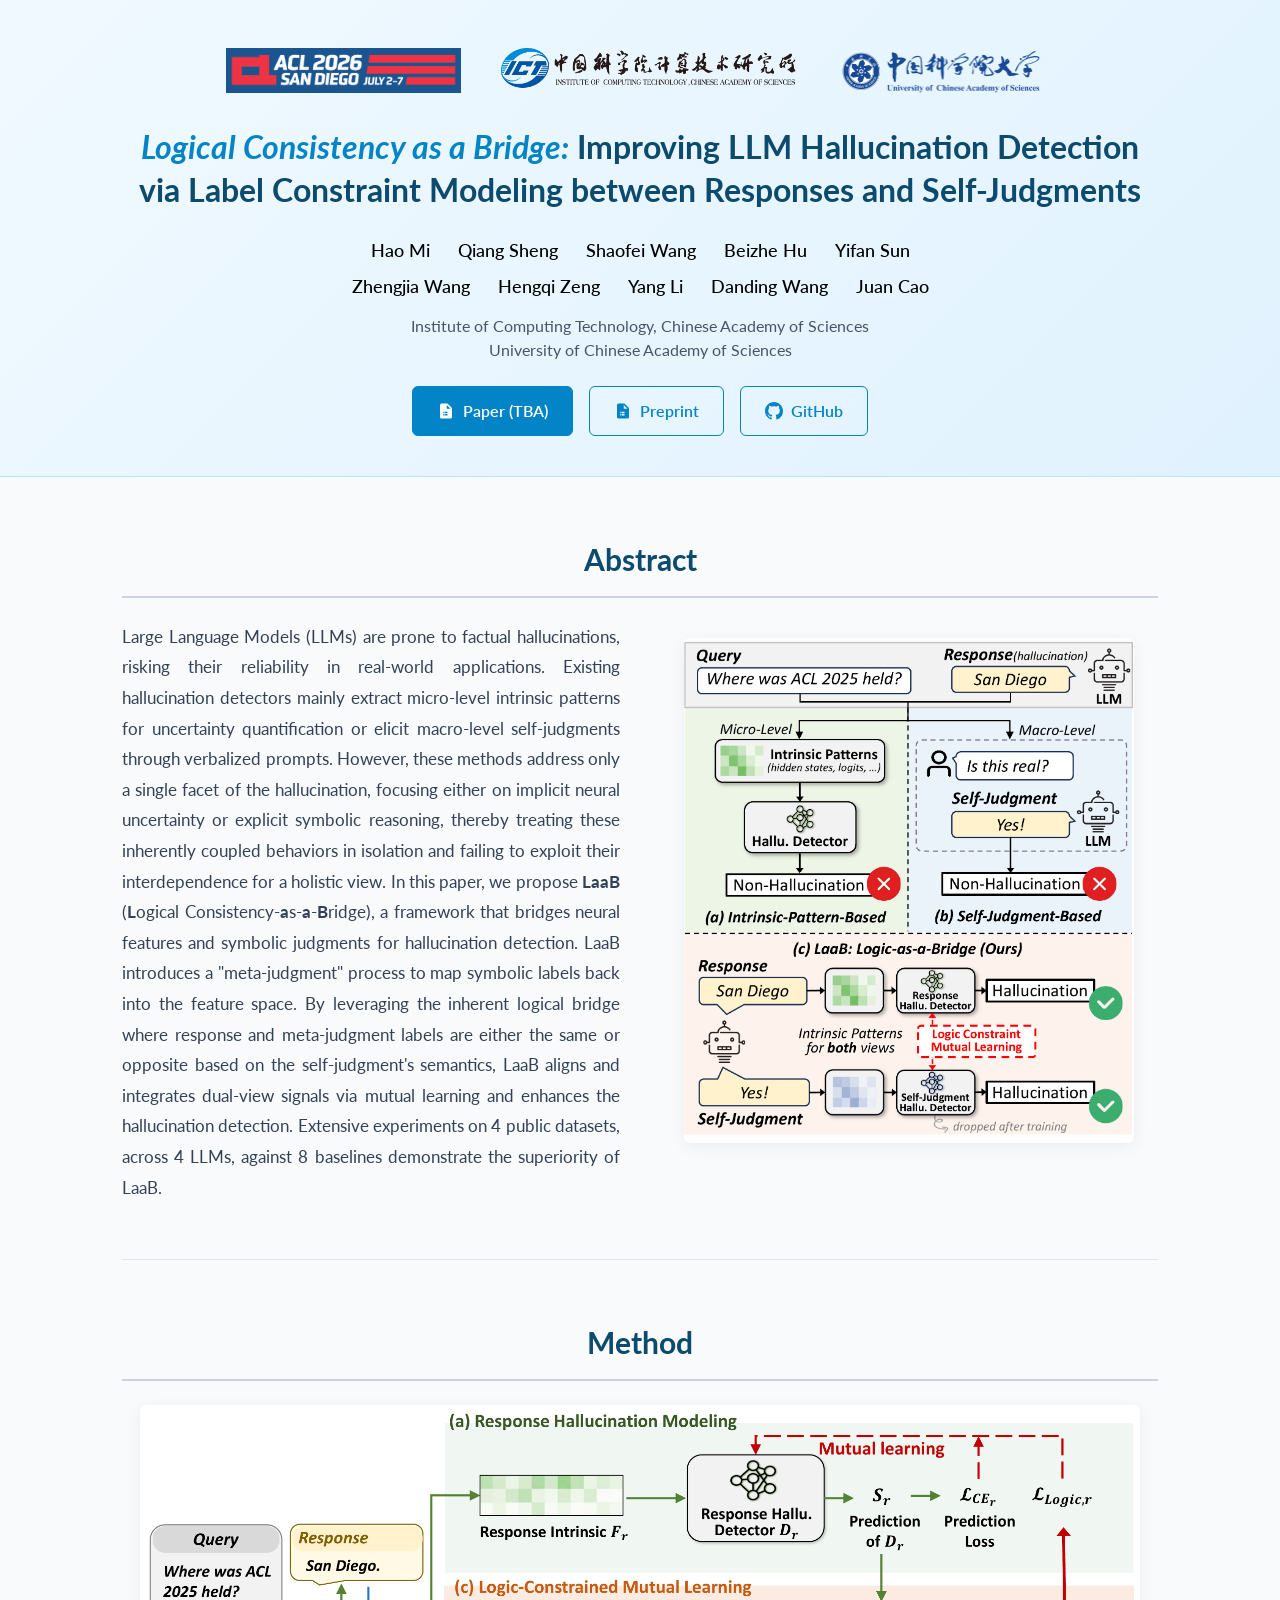
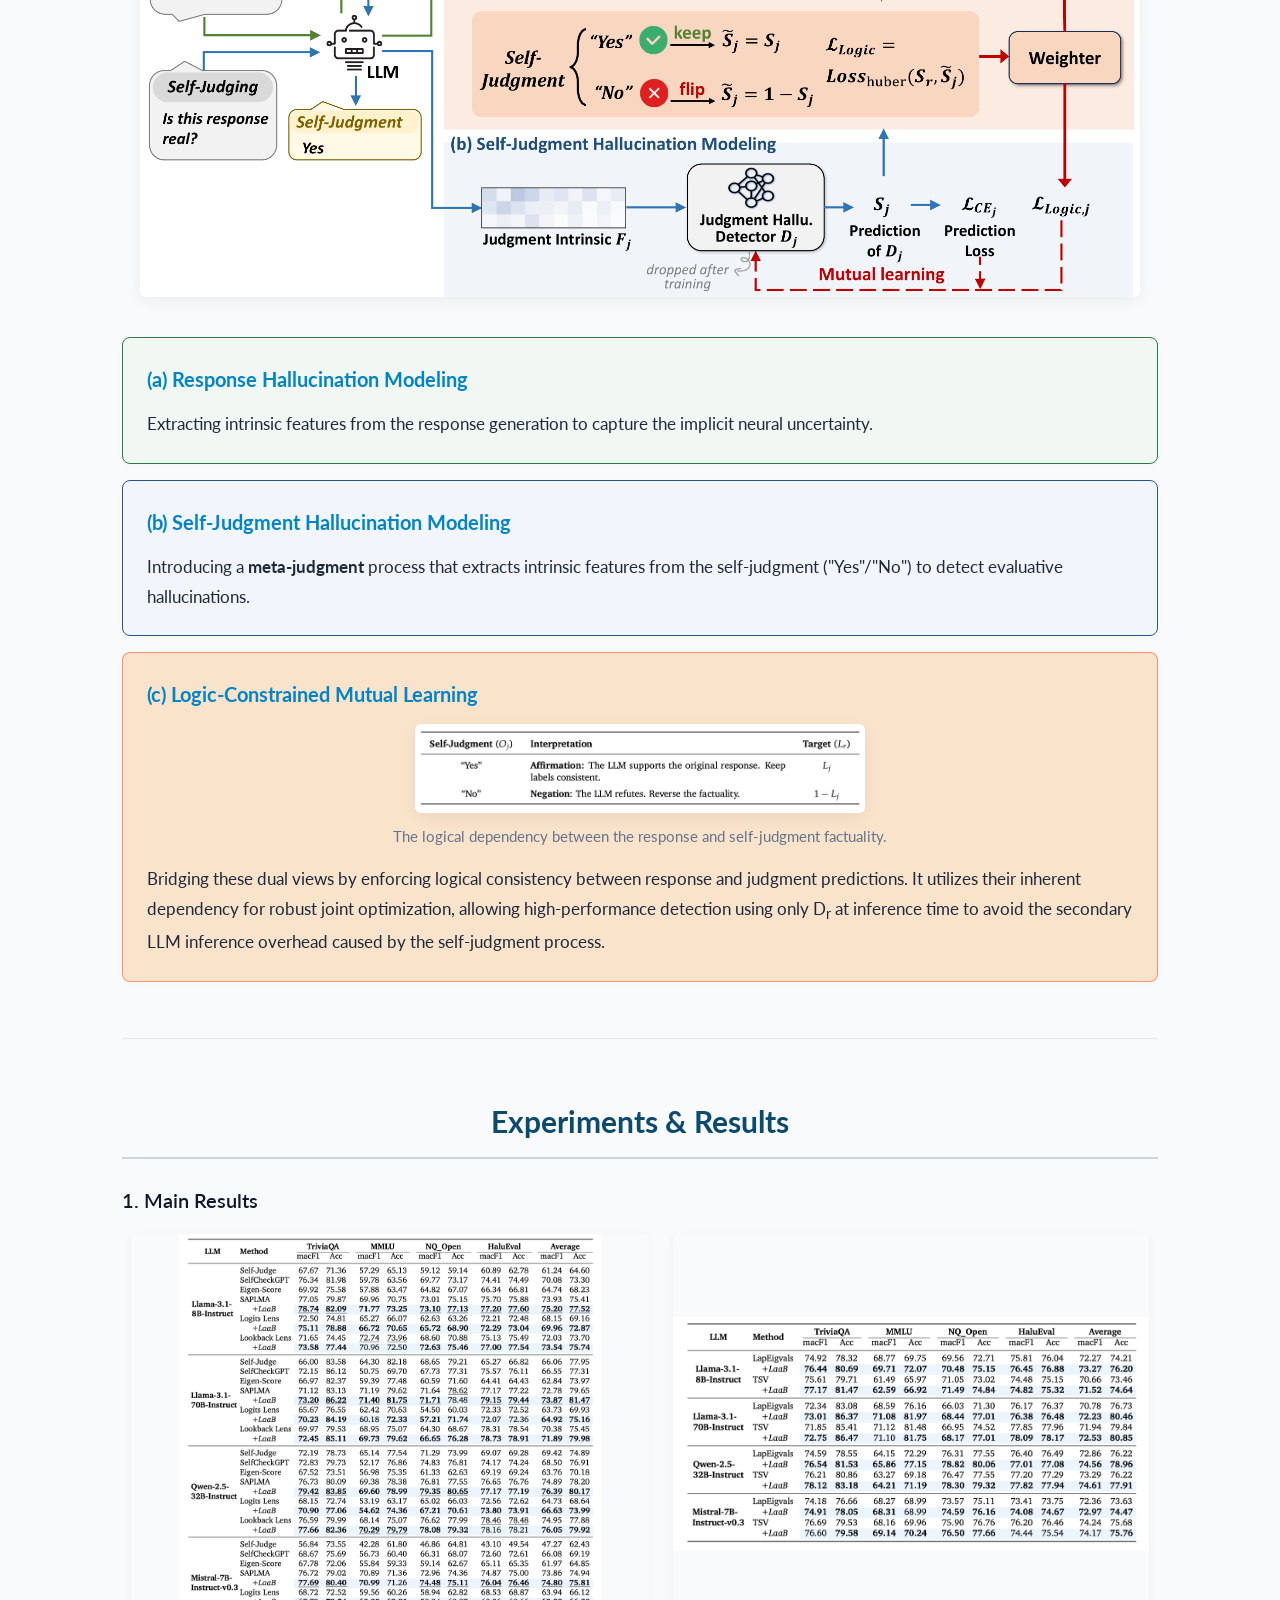
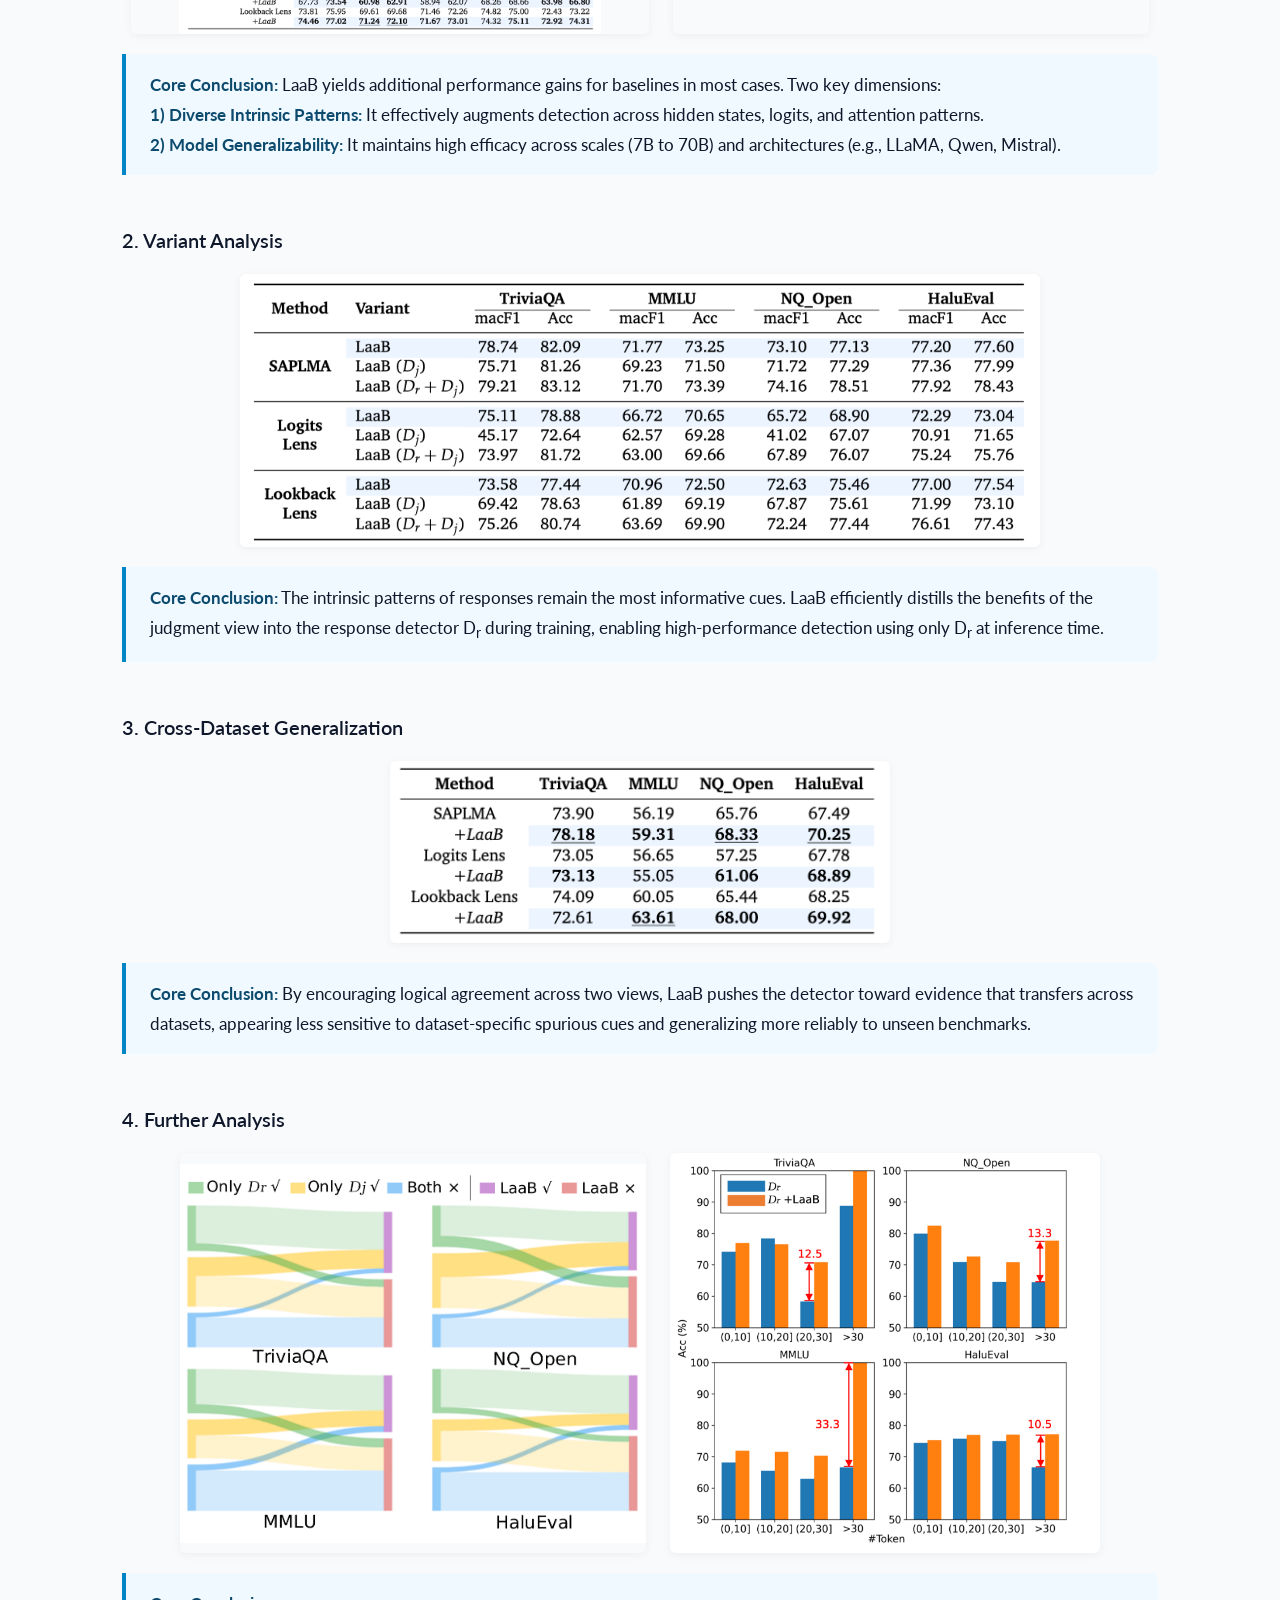
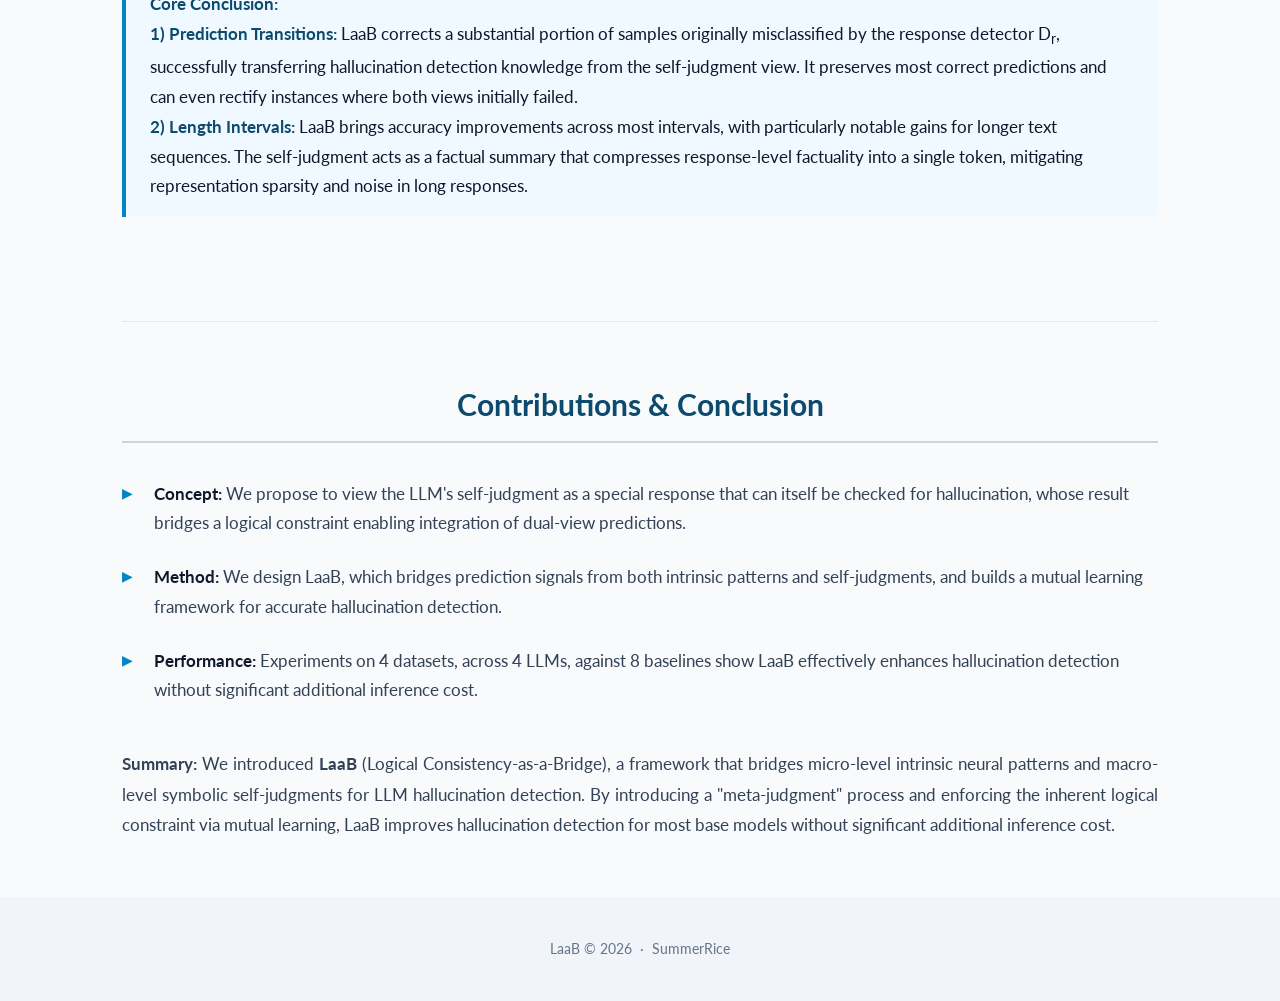
<file: LaaB/index.html>
<!DOCTYPE html>
<html lang="en">

<head>
  <meta charset="UTF-8">
  <meta name="viewport" content="width=device-width, initial-scale=1.0">
  <title>LaaB – Logical Consistency as a Bridge</title>
  <meta name="description"
    content="Project page for LaaB: Improving LLM Hallucination Detection via Label Constraint Modeling between Responses and Self-Judgments.">
  <link rel="icon"
    href="data:image/svg+xml,<svg xmlns='http://www.w3.org/2000/svg' viewBox='0 0 100 100'><text y='.9em' font-size='90'>🌉</text></svg>">
  <link href="https://fonts.googleapis.com/css2?family=Lato:wght@400;700&display=swap" rel="stylesheet">
  <link rel="stylesheet" href="style.css">
</head>

<body>

  <!-- ==================== HERO ==================== -->
  <header class="hero">
    <div class="container">

      <!-- Logo bar: ACL left, institutions right -->
      <div class="logo-bar">
        <img src="static/acl26_logo.png" alt="ACL 2026">
        <img src="static/ict_logo.png" alt="ICT, CAS">
        <img src="static/ucas_logo.png" alt="UCAS">
      </div>

      <h1><em>Logical Consistency as a Bridge:</em> Improving LLM Hallucination Detection via Label Constraint
        Modeling between Responses and Self-Judgments</h1>

      <!-- Authors: 5 + 5 layout, uniform black style -->
      <div class="author-block">
        <div class="author-row">
          <a href="https://summerrice.github.io/">Hao Mi</a>
          <a href="https://sheng-qiang.github.io/">Qiang Sheng</a>
          <span>Shaofei Wang</span>
          <a href="https://beanandrew.github.io/">Beizhe Hu</a>
          <a href="https://scholar.google.com/citations?user=sv7uxi4AAAAJ">Yifan Sun</a>
        </div>
        <div class="author-row">
          <a href="https://zhengjiawa.github.io/">Zhengjia Wang</a>
          <span>Hengqi Zeng</span>
          <a href="https://liesy.github.io/">Yang Li</a>
          <a href="https://scholar.google.com/citations?user=hGZwK0cAAAAJ">Danding Wang</a>
          <a href="https://scholar.google.com/citations?user=fSBdNg0AAAAJ">Juan Cao</a>
        </div>
      </div>

      <p class="affiliation">Institute of Computing Technology, Chinese Academy of Sciences<br>University of Chinese
        Academy of Sciences</p>

      <div class="btn-row">
        <a class="btn" href="#">
          <svg viewBox="0 0 24 24">
            <path
              d="M14 2H6a2 2 0 00-2 2v16a2 2 0 002 2h12a2 2 0 002-2V8l-6-6zm-1 2l5 5h-5V4zm-3 9h4v2h-4v-2zm0 3h4v2h-4v-2zm-2-3h1v2H8v-2zm0 3h1v2H8v-2z" />
          </svg>
          Paper (TBA)
        </a>
        <a class="btn btn-outline" href="https://arxiv.org/abs/2605.03971" target="_blank">
          <svg viewBox="0 0 24 24">
            <path
              d="M14 2H6a2 2 0 00-2 2v16a2 2 0 002 2h12a2 2 0 002-2V8l-6-6zm-1 2l5 5h-5V4zm-3 9h4v2h-4v-2zm0 3h4v2h-4v-2zm-2-3h1v2H8v-2zm0 3h1v2H8v-2z" />
          </svg>
          Preprint
        </a>
        <a class="btn btn-outline" href="https://github.com/ICTMCG/LaaB" target="_blank">
          <svg viewBox="0 0 16 16">
            <path
              d="M8 0C3.58 0 0 3.58 0 8c0 3.54 2.29 6.53 5.47 7.59.4.07.55-.17.55-.38 0-.19-.01-.82-.01-1.49-2.01.37-2.53-.49-2.69-.94-.09-.23-.48-.94-.82-1.13-.28-.15-.68-.52-.01-.53.63-.01 1.08.58 1.23.82.72 1.21 1.87.87 2.33.66.07-.52.28-.87.51-1.07-1.78-.2-3.64-.89-3.64-3.95 0-.87.31-1.59.82-2.15-.08-.2-.36-1.02.08-2.12 0 0 .67-.21 2.2.82.64-.18 1.32-.27 2-.27.68 0 1.36.09 2 .27 1.53-1.04 2.2-.82 2.2-.82.44 1.1.16 1.92.08 2.12.51.56.82 1.27.82 2.15 0 3.07-1.87 3.75-3.65 3.95.29.25.54.73.54 1.48 0 1.07-.01 1.93-.01 2.2 0 .21.15.46.55.38A8.013 8.013 0 0016 8c0-4.42-3.58-8-8-8z" />
          </svg>
          GitHub
        </a>
      </div>
    </div>
  </header>

  <main class="container">

    <!-- ==================== ABSTRACT ==================== -->
    <section>
      <h2>Abstract</h2>
      <div class="split-layout">
        <div class="text-content">
          <div class="abstract-box">
            Large Language Models (LLMs) are prone to factual hallucinations, risking their reliability in real-world
            applications.
            Existing hallucination detectors mainly extract micro-level intrinsic patterns for uncertainty
            quantification or elicit macro-level self-judgments through verbalized prompts.
            However, these methods address only a single facet of the hallucination, focusing either on implicit neural
            uncertainty or explicit symbolic reasoning, thereby treating these inherently coupled behaviors in isolation
            and failing to exploit their interdependence for a holistic view.
            In this paper, we propose <strong>LaaB</strong> (<strong>L</strong>ogical
            Consistency-<strong>a</strong>s-<strong>a</strong>-<strong>B</strong>ridge), a framework that bridges neural
            features and symbolic judgments for hallucination detection.
            LaaB introduces a "meta-judgment" process to map symbolic labels back into the feature space. By leveraging
            the inherent logical bridge where response and meta-judgment labels are either the same or opposite based on
            the self-judgment's semantics, LaaB aligns and integrates dual-view signals via mutual learning and enhances
            the hallucination detection.
            Extensive experiments on 4 public datasets, across 4 LLMs, against 8 baselines demonstrate the superiority
            of LaaB.
          </div>
        </div>
        <div class="image-content" style="padding-top: 0px;">
          <div class="fig-wrap">
            <img src="static/motivation.png" alt="Motivation" style="max-width: 450px;">
          </div>
        </div>
      </div>
    </section>

    <!-- ==================== METHOD ==================== -->
    <section>
      <h2>Method</h2>

      <div class="fig-wrap" style="margin-bottom: 40px;">
        <img src="static/method.png" alt="LaaB Framework" style="max-width: 1000px;">
      </div>

      <div class="method-steps" style="display: block;">
        <div class="step step-a" style="margin-bottom: 16px;">
          <div class="step-title">(a) Response Hallucination Modeling</div>
          Extracting intrinsic features from the response generation to capture the implicit neural uncertainty.
        </div>
        <div class="step step-b" style="margin-bottom: 16px;">
          <div class="step-title">(b) Self-Judgment Hallucination Modeling</div>
          Introducing a <strong>meta-judgment</strong> process that extracts intrinsic features from the self-judgment
          ("Yes"/"No") to detect evaluative hallucinations.
        </div>
        <div class="step step-c">
          <div class="step-title">(c) Logic-Constrained Mutual Learning</div>
          <div class="fig-wrap" style="margin-top: 8px; margin-bottom: 16px;">
            <img src="static/logic.png" alt="Logic Constraints" style="max-width: 450px;">
            <p class="fig-caption">The logical dependency between the response and self-judgment factuality.</p>
          </div>
          Bridging these dual views by enforcing logical consistency between response and judgment predictions. It
          utilizes their inherent dependency for robust joint optimization, allowing high-performance detection using
          only D<sub>r</sub> at inference time to avoid the secondary LLM inference overhead caused by the self-judgment
          process.
        </div>
      </div>
    </section>

    <!-- ==================== EXPERIMENTS ==================== -->
    <section>
      <h2>Experiments & Results</h2>

      <!-- Main Results -->
      <div class="exp-block">
        <h3>1. Main Results</h3>
        <div class="exp-images">
          <img src="static/results-main.png" alt="Main Results 1" style="width: 50%;">
          <img src="static/results-main2.png" alt="Main Results 2" style="width: 46%;">
        </div>
        <div class="conclusion-box">
          <strong>Core Conclusion:</strong> LaaB yields additional performance gains for baselines in most cases.
          Two key dimensions:<br> <strong>1) Diverse Intrinsic Patterns:</strong> It effectively augments detection
          across
          hidden states, logits, and attention patterns.<br> <strong>2) Model Generalizability:</strong> It maintains
          high
          efficacy across scales (7B to 70B) and architectures (e.g., LLaMA, Qwen, Mistral).
        </div>
      </div>

      <!-- Variant Analysis -->
      <div class="exp-block">
        <h3>2. Variant Analysis</h3>
        <div class="exp-images">
          <img src="static/results-variant.png" alt="Variant Analysis Results" style="max-width: 800px;">
        </div>
        <div class="conclusion-box">
          <strong>Core Conclusion:</strong> The intrinsic patterns of responses remain the most informative cues. LaaB
          efficiently distills the benefits of the judgment view into the response detector D<sub>r</sub> during
          training, enabling high-performance detection using only D<sub>r</sub> at inference time.
        </div>
      </div>

      <!-- Cross-Dataset Generalization -->
      <div class="exp-block">
        <h3>3. Cross-Dataset Generalization</h3>
        <div class="exp-images">
          <img src="static/results-crossdata.png" alt="Cross-Dataset Generalization Results" style="max-width: 500px;">
        </div>
        <div class="conclusion-box">
          <strong>Core Conclusion:</strong> By encouraging logical agreement across two views, LaaB pushes the detector
          toward evidence that transfers across datasets, appearing less sensitive to dataset-specific spurious cues and
          generalizing more reliably to unseen benchmarks.
        </div>
      </div>

      <!-- Further Analysis -->
      <div class="exp-block">
        <h3>4. Further Analysis</h3>
        <div class="exp-images">
          <img src="static/sangji.png" alt="Sankey Diagram" style="max-width: 45%;">
          <img src="static/length-analysis.png" alt="Length Analysis" style="max-width: 45%;">
        </div>
        <div class="conclusion-box">
          <strong>Core Conclusion:</strong><br>
          <strong>1) Prediction Transitions:</strong> LaaB corrects a substantial portion of samples originally
          misclassified by the response detector D<sub>r</sub>, successfully transferring hallucination detection
          knowledge from the self-judgment view. It preserves most correct predictions and can even rectify instances
          where both views initially failed.<br>
          <strong>2) Length Intervals:</strong> LaaB brings accuracy improvements across most intervals, with
          particularly notable gains for longer text sequences. The self-judgment acts as a factual summary that
          compresses response-level factuality into a single token, mitigating representation sparsity and noise in long
          responses.
        </div>
      </div>

    </section>

    <!-- ==================== CONTRIBUTIONS & CONCLUSION ==================== -->
    <section>
      <h2>Contributions & Conclusion</h2>
      <ul class="contrib-list" style="margin-bottom: 32px;">
        <li><strong>Concept:</strong> We propose to view the LLM's self-judgment as a special response that can itself
          be checked for hallucination, whose result bridges a logical constraint enabling integration of dual-view
          predictions.</li>
        <li><strong>Method:</strong> We design LaaB, which bridges prediction signals from both intrinsic patterns and
          self-judgments, and builds a mutual learning framework for accurate hallucination detection.</li>
        <li><strong>Performance:</strong> Experiments on 4 datasets, across 4 LLMs, against 8 baselines show LaaB
          effectively enhances hallucination detection without significant additional inference cost.</li>
      </ul>

      <div class="abstract-box" style="border-left-color: #0ea5e9;">
        <strong>Summary:</strong> We introduced <strong>LaaB</strong> (Logical Consistency-as-a-Bridge), a framework
        that bridges micro-level intrinsic neural patterns and macro-level symbolic self-judgments for LLM hallucination
        detection. By introducing a "meta-judgment" process and enforcing the inherent logical constraint via mutual
        learning, LaaB improves hallucination detection for most base models without significant additional inference
        cost.
      </div>
    </section>

  </main>

  <footer>
    <div class="container">
      LaaB &copy; 2026 &nbsp;·&nbsp; SummerRice
    </div>
  </footer>

</body>

</html>
</file>
<file: LaaB/style.css>
/* ===== Base ===== */
* {
    margin: 0;
    padding: 0;
    box-sizing: border-box
}

body {
    font-family: 'Lato', Verdana, Helvetica, sans-serif;
    color: #1e293b;
    background: #f8fafc;
    line-height: 1.75;
    font-size: 17px
}

a {
    color: #0284c7;
    text-decoration: none;
    transition: 0.2s
}

a:hover {
    text-decoration: underline
}

img {
    max-width: 100%;
    height: auto;
    display: block
}

/* ===== Layout ===== */
.container {
    max-width: 1100px;
    margin: 0 auto;
    padding: 0 32px
}

/* ===== Hero ===== */
.hero {
    text-align: center;
    padding: 48px 0 40px;
    background: linear-gradient(135deg, #f0f9ff 0%, #e0f2fe 100%);
    border-bottom: 1px solid #bae6fd
}

/* Logo bar */
.logo-bar {
    display: flex;
    justify-content: center;
    align-items: center;
    gap: 40px;
    margin-bottom: 32px;
    flex-wrap: wrap
}

.logo-bar img {
    height: 45px;
    object-fit: contain
}

/* Title */
.hero h1 {
    font-size: 32px;
    font-weight: 700;
    line-height: 1.35;
    max-width: 100%;
    margin: 0 auto 24px;
    color: #0c4a6e
}

.hero h1 em {
    font-style: italic;
    color: #0284c7
}

/* Authors — uniform black style, larger */
.author-block {
    margin-bottom: 12px
}

.author-row {
    display: flex;
    justify-content: center;
    flex-wrap: wrap;
    gap: 12px 28px;
    margin-bottom: 4px
}

.author-row a,
.author-row span {
    color: #000000;
    font-size: 18px;
    font-weight: 500;
    text-decoration: none
}

.author-row a:hover {
    color: #0284c7
}

/* Affiliation */
.affiliation {
    font-size: 16px;
    color: #475569;
    margin-bottom: 24px;
    line-height: 1.5
}

/* Buttons */
.btn-row {
    display: flex;
    justify-content: center;
    gap: 16px;
    flex-wrap: wrap;
    margin-top: 12px
}

.btn {
    display: inline-flex;
    align-items: center;
    gap: 8px;
    padding: 10px 24px;
    border-radius: 6px;
    font-size: 16px;
    font-weight: 600;
    background: #0284c7;
    color: #fff;
    border: 1px solid #0284c7;
    transition: .2s
}

.btn:hover {
    background: #0369a1;
    border-color: #0369a1;
    color: #fff;
    text-decoration: none
}

.btn.btn-outline {
    background: transparent;
    color: #0284c7
}

.btn.btn-outline:hover {
    background: #f0f9ff
}

.btn svg {
    width: 18px;
    height: 18px;
    fill: currentColor
}

/* ===== Sections ===== */
section {
    padding: 56px 0;
    border-bottom: 1px solid #e2e8f0
}

section:last-child {
    border-bottom: none
}

section h2 {
    font-size: 30px;
    font-weight: 700;
    margin-bottom: 24px;
    padding-bottom: 10px;
    border-bottom: 2px solid #cbd5e1;
    color: #0c4a6e;
    display: block;
    text-align: center
}

/* Two column layout */
.split-layout {
    display: flex;
    align-items: flex-start;
    gap: 40px;
    flex-wrap: wrap
}

.split-layout>.text-content {
    flex: 1;
    min-width: 300px
}

.split-layout>.image-content {
    flex: 1;
    min-width: 300px;
    display: flex;
    flex-direction: column;
    align-items: center
}

/* Abstract box */
.abstract-box {
    font-size: 17px;
    line-height: 1.8;
    text-align: justify;
    color: #334155
}

/* Figures */
.fig-wrap {
    text-align: center;
    margin: 16px 0;
    width: 100%
}

.fig-wrap img {
    border-radius: 6px;
    box-shadow: 0 4px 16px rgba(0, 0, 0, .06);
    margin: 0 auto
}

.fig-caption {
    font-size: 15px;
    color: #64748b;
    margin-top: 12px;
    max-width: 800px;
    margin-left: auto;
    margin-right: auto;
    line-height: 1.5
}

/* Experiment Block */
.exp-block {
    margin-bottom: 48px
}

.exp-block h3 {
    font-size: 20px;
    color: #0f172a;
    margin-bottom: 16px;
    font-weight: 600
}

.exp-images {
    display: flex;
    gap: 24px;
    justify-content: center;
    flex-wrap: wrap;
    margin-bottom: 20px
}

.exp-images img {
    max-height: 400px;
    object-fit: contain;
    border-radius: 6px;
    box-shadow: 0 2px 10px rgba(0, 0, 0, .05)
}

/* Conclusion Box */
.conclusion-box {
    background: #f0f9ff;
    border-left: 4px solid #0284c7;
    padding: 16px 24px;
    border-radius: 0 8px 8px 0;
    font-size: 17px;
    color: #0f172a
}

.conclusion-box strong {
    color: #0c4a6e
}

/* Contribution list */
.contrib-list {
    list-style: none;
    padding: 0
}

.contrib-list li {
    padding: 12px 0 12px 32px;
    position: relative;
    font-size: 17px;
    color: #334155
}

.contrib-list li::before {
    content: "▶";
    position: absolute;
    left: 0;
    color: #0284c7;
    font-size: 14px;
    top: 14px
}

.contrib-list li strong {
    color: #0f172a
}

/* Method steps */
.method-steps {
    display: grid;
    grid-template-columns: repeat(auto-fit, minmax(280px, 1fr));
    gap: 24px;
    margin-top: 32px
}

.step {
    background: #fff;
    border: 1px solid #e2e8f0;
    border-radius: 8px;
    padding: 24px;
    font-size: 17px;
    box-shadow: 0 2px 8px rgba(0, 0, 0, .02)
}

.step-a {
    background-color: #f1f8f3;
    /* Light green */
    border-color: #2e7948;
}

.step-b {
    background-color: #f2f6fc;
    /* Light blue */
    border-color: #27558c;
}

.step-c {
    background-color: #fae3cb;
    /* Light peach/flesh */
    border-color: #f58e66e9;
}

.step-title {
    font-weight: 700;
    color: #0284c7;
    margin-bottom: 12px;
    font-size: 20px
}

/* Footer */
footer {
    text-align: center;
    padding: 40px 0;
    color: #64748b;
    font-size: 14px;
    background: #f1f5f9
}
</file>
